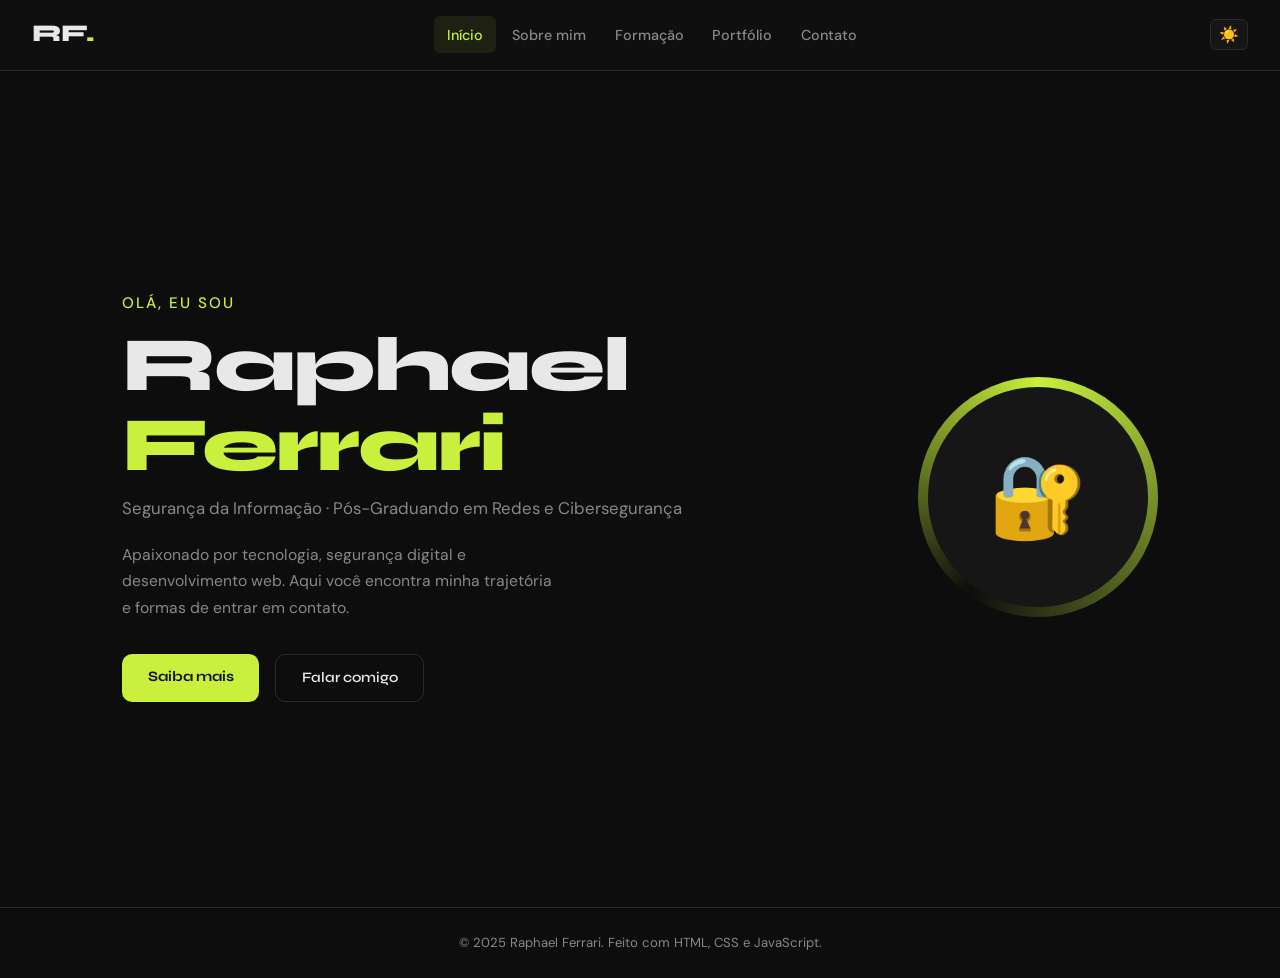
<file: index.html>
<!DOCTYPE html>
<html lang="pt-BR">
<head>
  <meta charset="UTF-8" />
  <meta name="viewport" content="width=device-width, initial-scale=1.0" />
  <title>Raphael Ferrari | Portfólio</title>
  <link rel="preconnect" href="https://fonts.googleapis.com" />
  <link href="https://fonts.googleapis.com/css2?family=Syne:wght@400;600;700;800&family=DM+Sans:wght@300;400;500&display=swap" rel="stylesheet" />
  <!-- Arquivo de estilos principal -->
  <link rel="stylesheet" href="css/style.css" />
</head>
<body class="dark">

  <!-- ===== CABEÇALHO / MENU DE NAVEGAÇÃO ===== -->
  <header class="navbar">
    <div class="nav-brand">RF<span class="dot">.</span></div>

    <!-- Botão hamburguer exibido em telas menores (mobile) -->
    <button class="hamburger" id="hamburger" aria-label="Abrir menu">
      <span></span><span></span><span></span>
    </button>

    <!-- Links de navegação entre as páginas -->
    <nav class="nav-links" id="navLinks">
      <a href="index.html" class="active">Início</a>
      <a href="sobre.html">Sobre mim</a>
      <a href="formacao.html">Formação</a>
      <a href="portfolio.html">Portfólio</a>
      <a href="contato.html">Contato</a>
    </nav>

    <!-- Botão para alternar entre tema claro e escuro -->
    <button class="theme-toggle" id="themeToggle" aria-label="Alternar tema">
      <span id="themeIcon">☀️</span>
    </button>
  </header>

  <!-- ===== SEÇÃO HERO (APRESENTAÇÃO PRINCIPAL) ===== -->
  <main class="hero">
    <div class="hero-content">
      <p class="hero-greeting">Olá, eu sou</p>
      <h1 class="hero-name">Raphael <span class="accent">Ferrari</span></h1>
      <p class="hero-role">Segurança da Informação · Pós-Graduando em Redes e Cibersegurança</p>
      <p class="hero-desc">
        Apaixonado por tecnologia, segurança digital e desenvolvimento web.
        Aqui você encontra minha trajetória e formas de entrar em contato.
      </p>

      <!-- Botões de ação da página inicial -->
      <div class="hero-actions">
        <a href="sobre.html" class="btn-primary">Saiba mais</a>
        <a href="contato.html" class="btn-secondary">Falar comigo</a>
      </div>
    </div>

    <!-- Elemento visual decorativo animado -->
    <div class="hero-visual" aria-hidden="true">
      <div class="avatar-ring">
        <div class="avatar-inner">
          <span>🔐</span>
        </div>
      </div>
    </div>
  </main>

  <!-- ===== RODAPÉ ===== -->
  <footer class="footer">
    <p>© 2025 Raphael Ferrari. Feito com HTML, CSS e JavaScript.</p>
  </footer>

  <!-- Script principal: controla menu mobile e alternância de tema -->
  <script src="js/main.js"></script>
</body>
</html>
</file>
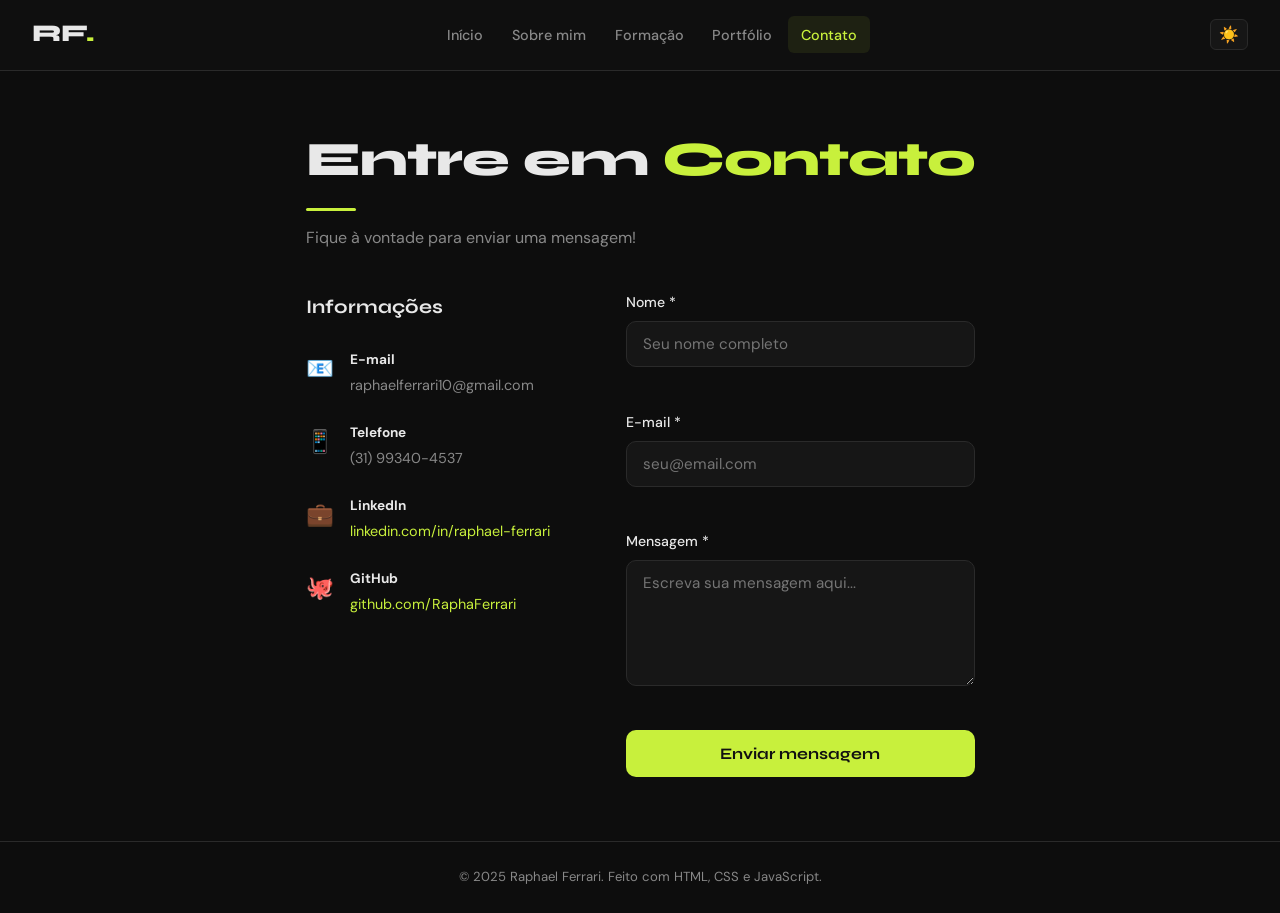
<file: contato.html>
<!DOCTYPE html>
<html lang="pt-BR">
<head>
  <meta charset="UTF-8" />
  <meta name="viewport" content="width=device-width, initial-scale=1.0" />
  <title>Contato | Raphael Ferrari</title>
  <link rel="preconnect" href="https://fonts.googleapis.com" />
  <link href="https://fonts.googleapis.com/css2?family=Syne:wght@400;600;700;800&family=DM+Sans:wght@300;400;500&display=swap" rel="stylesheet" />
  <link rel="stylesheet" href="css/style.css" />
</head>
<body class="dark">

  <!-- ===== MENU DE NAVEGAÇÃO ===== -->
  <header class="navbar">
    <div class="nav-brand">RF<span class="dot">.</span></div>

    <button class="hamburger" id="hamburger" aria-label="Abrir menu">
      <span></span><span></span><span></span>
    </button>

    <nav class="nav-links" id="navLinks">
      <a href="index.html">Início</a>
      <a href="sobre.html">Sobre mim</a>
      <a href="formacao.html">Formação</a>
      <a href="portfolio.html">Portfólio</a>
      <a href="contato.html" class="active">Contato</a>
    </nav>

    <button class="theme-toggle" id="themeToggle" aria-label="Alternar tema">
      <span id="themeIcon">☀️</span>
    </button>
  </header>

  <!-- ===== CONTEÚDO PRINCIPAL ===== -->
  <main class="page-content">

    <section class="section-header">
      <h2 class="section-title">Entre em <span class="accent">Contato</span></h2>
      <div class="section-line"></div>
      <p class="section-desc">Fique à vontade para enviar uma mensagem!</p>
    </section>

    <div class="contact-wrapper">

      <!-- Bloco de informações de contato -->
      <div class="contact-info">
        <h3>Informações</h3>

        <div class="contact-item">
          <span class="contact-icon">📧</span>
          <div>
            <strong>E-mail</strong>
            <p>raphaelferrari10@gmail.com</p>
          </div>
        </div>

        <div class="contact-item">
          <span class="contact-icon">📱</span>
          <div>
            <strong>Telefone</strong>
            <p>(31) 99340-4537</p>
          </div>
        </div>

        <!-- Link externo para o perfil do LinkedIn -->
        <div class="contact-item">
          <span class="contact-icon">💼</span>
          <div>
            <strong>LinkedIn</strong>
            <p>
              <a href="https://www.linkedin.com/in/raphael-ferrari-16b919199/" target="_blank" rel="noopener">
                linkedin.com/in/raphael-ferrari
              </a>
            </p>
          </div>
        </div>

        <!-- Link externo para o perfil do GitHub -->
        <div class="contact-item">
          <span class="contact-icon">🐙</span>
          <div>
            <strong>GitHub</strong>
            <p>
              <a href="https://github.com/RaphaFerrari" target="_blank" rel="noopener">
                github.com/RaphaFerrari
              </a>
            </p>
          </div>
        </div>
      </div>

      <!-- Formulário de contato com validação JavaScript -->
      <div class="contact-form-wrapper">
        <form id="contactForm" novalidate>

          <!-- Campo: Nome completo -->
          <div class="form-group">
            <label for="nome">Nome *</label>
            <input
              type="text"
              id="nome"
              name="nome"
              placeholder="Seu nome completo"
              autocomplete="name"
            />
            <!-- Mensagem de erro exibida via JavaScript se inválido -->
            <span class="error-msg" id="erroNome"></span>
          </div>

          <!-- Campo: Endereço de e-mail -->
          <div class="form-group">
            <label for="email">E-mail *</label>
            <input
              type="email"
              id="email"
              name="email"
              placeholder="seu@email.com"
              autocomplete="email"
            />
            <span class="error-msg" id="erroEmail"></span>
          </div>

          <!-- Campo: Mensagem de texto livre -->
          <div class="form-group">
            <label for="mensagem">Mensagem *</label>
            <textarea
              id="mensagem"
              name="mensagem"
              rows="5"
              placeholder="Escreva sua mensagem aqui..."
            ></textarea>
            <span class="error-msg" id="erroMensagem"></span>
          </div>

          <button type="submit" class="btn-primary btn-full">Enviar mensagem</button>

        </form>

        <!-- Modal exibido após envio bem-sucedido do formulário -->
        <div id="modalSucesso" class="modal hidden">
          <div class="modal-box">
            <span class="modal-icon">✅</span>
            <h3>Mensagem enviada!</h3>
            <p>Obrigado pelo contato. Responderei em breve.</p>
            <button class="btn-primary" id="fecharModal">Fechar</button>
          </div>
        </div>

      </div>
    </div>

  </main>

  <footer class="footer">
    <p>© 2025 Raphael Ferrari. Feito com HTML, CSS e JavaScript.</p>
  </footer>

  <!-- Script principal (menu e tema) -->
  <script src="js/main.js"></script>
  <!-- Script específico da validação e envio do formulário -->
  <script src="js/contato.js"></script>
</body>
</html>
</file>
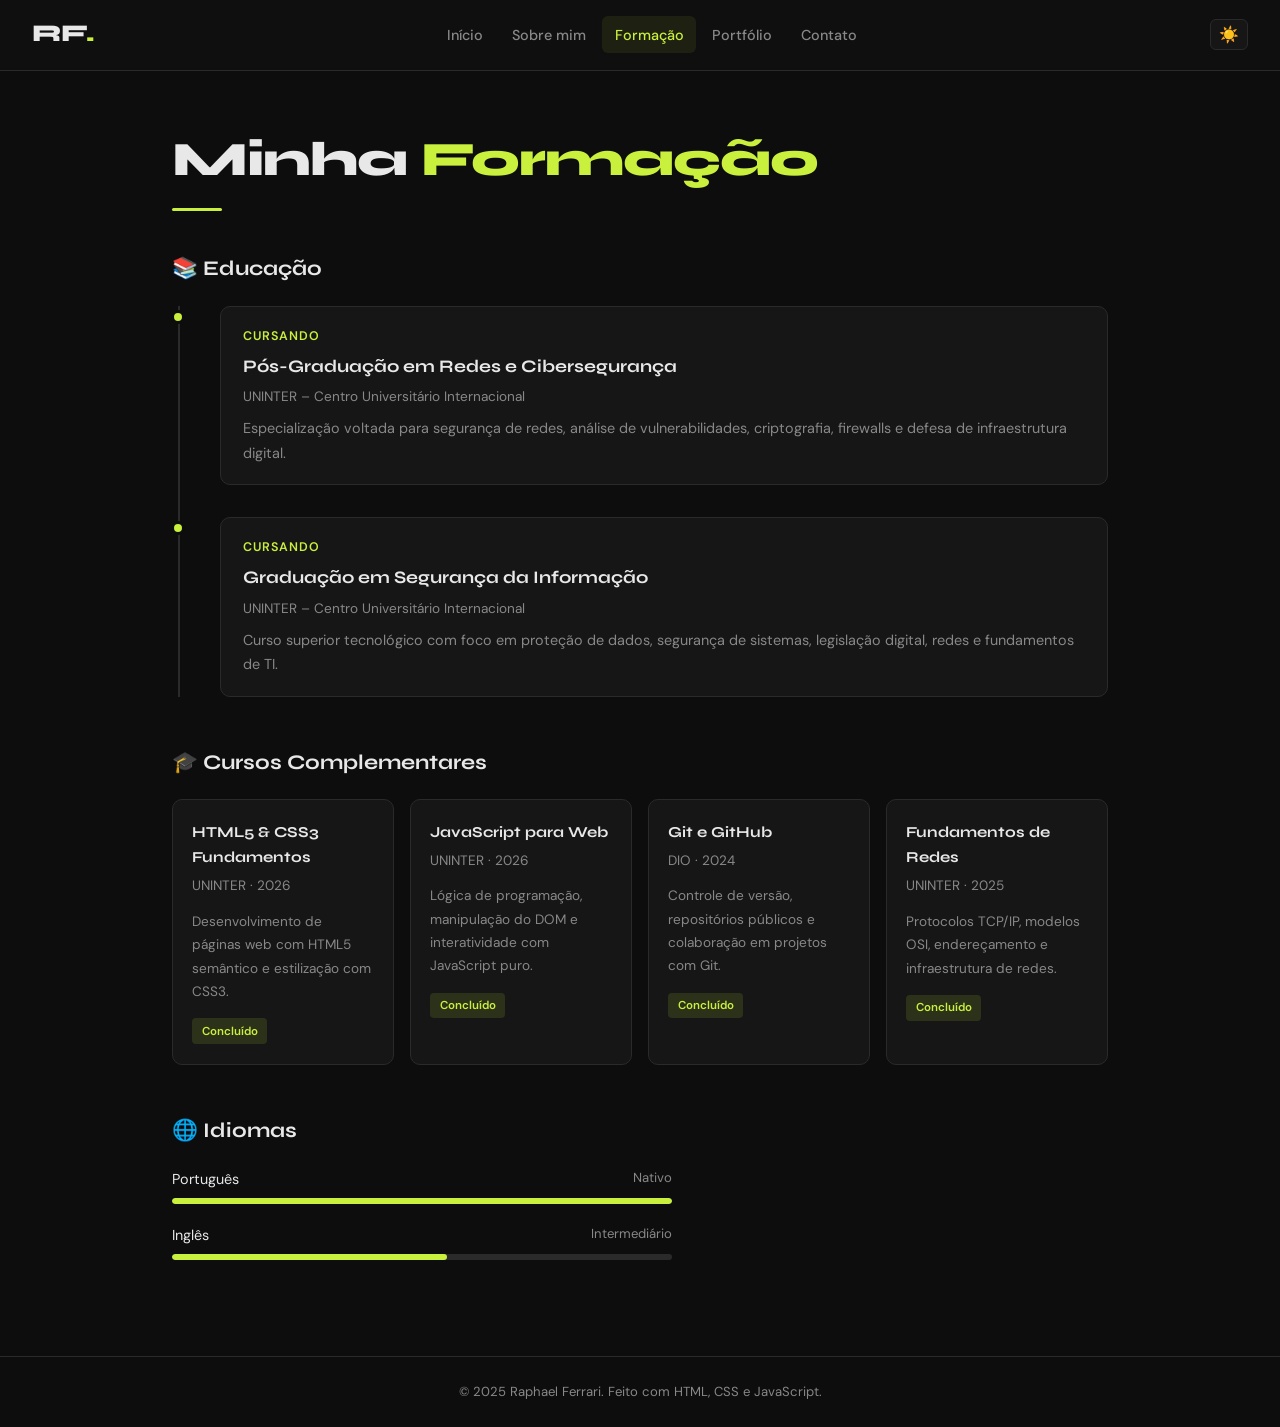
<file: formacao.html>
<!DOCTYPE html>
<html lang="pt-BR">
<head>
  <meta charset="UTF-8" />
  <meta name="viewport" content="width=device-width, initial-scale=1.0" />
  <title>Formação | Raphael Ferrari</title>
  <link rel="preconnect" href="https://fonts.googleapis.com" />
  <link href="https://fonts.googleapis.com/css2?family=Syne:wght@400;600;700;800&family=DM+Sans:wght@300;400;500&display=swap" rel="stylesheet" />
  <link rel="stylesheet" href="css/style.css" />
</head>
<body class="dark">

  <!-- ===== MENU DE NAVEGAÇÃO ===== -->
  <header class="navbar">
    <div class="nav-brand">RF<span class="dot">.</span></div>

    <button class="hamburger" id="hamburger" aria-label="Abrir menu">
      <span></span><span></span><span></span>
    </button>

    <nav class="nav-links" id="navLinks">
      <a href="index.html">Início</a>
      <a href="sobre.html">Sobre mim</a>
      <a href="formacao.html" class="active">Formação</a>
      <a href="portfolio.html">Portfólio</a>
      <a href="contato.html">Contato</a>
    </nav>

    <button class="theme-toggle" id="themeToggle" aria-label="Alternar tema">
      <span id="themeIcon">☀️</span>
    </button>
  </header>

  <!-- ===== CONTEÚDO PRINCIPAL ===== -->
  <main class="page-content">

    <section class="section-header">
      <h2 class="section-title">Minha <span class="accent">Formação</span></h2>
      <div class="section-line"></div>
    </section>

    <!-- Timeline de formação acadêmica -->
    <section class="timeline-section">
      <h3 class="sub-title">📚 Educação</h3>
      <div class="timeline">

        <!-- Item mais recente: pós-graduação -->
        <div class="timeline-item">
          <div class="timeline-dot"></div>
          <div class="timeline-content">
            <span class="timeline-date">Cursando</span>
            <h4>Pós-Graduação em Redes e Cibersegurança</h4>
            <p class="timeline-inst">UNINTER – Centro Universitário Internacional</p>
            <p>Especialização voltada para segurança de redes, análise de vulnerabilidades,
               criptografia, firewalls e defesa de infraestrutura digital.</p>
          </div>
        </div>

        <!-- Graduação em andamento -->
        <div class="timeline-item">
          <div class="timeline-dot"></div>
          <div class="timeline-content">
            <span class="timeline-date">Cursando</span>
            <h4>Graduação em Segurança da Informação</h4>
            <p class="timeline-inst">UNINTER – Centro Universitário Internacional</p>
            <p>Curso superior tecnológico com foco em proteção de dados, segurança de sistemas,
               legislação digital, redes e fundamentos de TI.</p>
          </div>
        </div>

      </div>
    </section>

    <!-- Cursos complementares realizados -->
    <section class="courses-section">
      <h3 class="sub-title">🎓 Cursos Complementares</h3>
      <div class="courses-grid">

        <div class="course-card">
          <h4>HTML5 &amp; CSS3 Fundamentos</h4>
          <p class="course-provider">UNINTER · 2026</p>
          <p>Desenvolvimento de páginas web com HTML5 semântico e estilização com CSS3.</p>
          <span class="course-badge">Concluído</span>
        </div>

        <div class="course-card">
          <h4>JavaScript para Web</h4>
          <p class="course-provider">UNINTER · 2026</p>
          <p>Lógica de programação, manipulação do DOM e interatividade com JavaScript puro.</p>
          <span class="course-badge">Concluído</span>
        </div>

        <div class="course-card">
          <h4>Git e GitHub</h4>
          <p class="course-provider">DIO · 2024</p>
          <p>Controle de versão, repositórios públicos e colaboração em projetos com Git.</p>
          <span class="course-badge">Concluído</span>
        </div>

        <div class="course-card">
          <h4>Fundamentos de Redes</h4>
          <p class="course-provider">UNINTER · 2025</p>
          <p>Protocolos TCP/IP, modelos OSI, endereçamento e infraestrutura de redes.</p>
          <span class="course-badge">Concluído</span>
        </div>

      </div>
    </section>

    <!-- Idiomas com barras de progresso visual -->
    <section class="languages-section">
      <h3 class="sub-title">🌐 Idiomas</h3>
      <div class="lang-grid">

        <div class="lang-item">
          <div class="lang-header">
            <span>Português</span>
            <span>Nativo</span>
          </div>
          <!-- Barra de progresso preenchida via CSS inline -->
          <div class="lang-bar">
            <div class="lang-fill" style="width: 100%"></div>
          </div>
        </div>

        <div class="lang-item">
          <div class="lang-header">
            <span>Inglês</span>
            <span>Intermediário</span>
          </div>
          <div class="lang-bar">
            <div class="lang-fill" style="width: 55%"></div>
          </div>
        </div>

      </div>
    </section>

  </main>

  <footer class="footer">
    <p>© 2025 Raphael Ferrari. Feito com HTML, CSS e JavaScript.</p>
  </footer>

  <script src="js/main.js"></script>
</body>
</html>
</file>
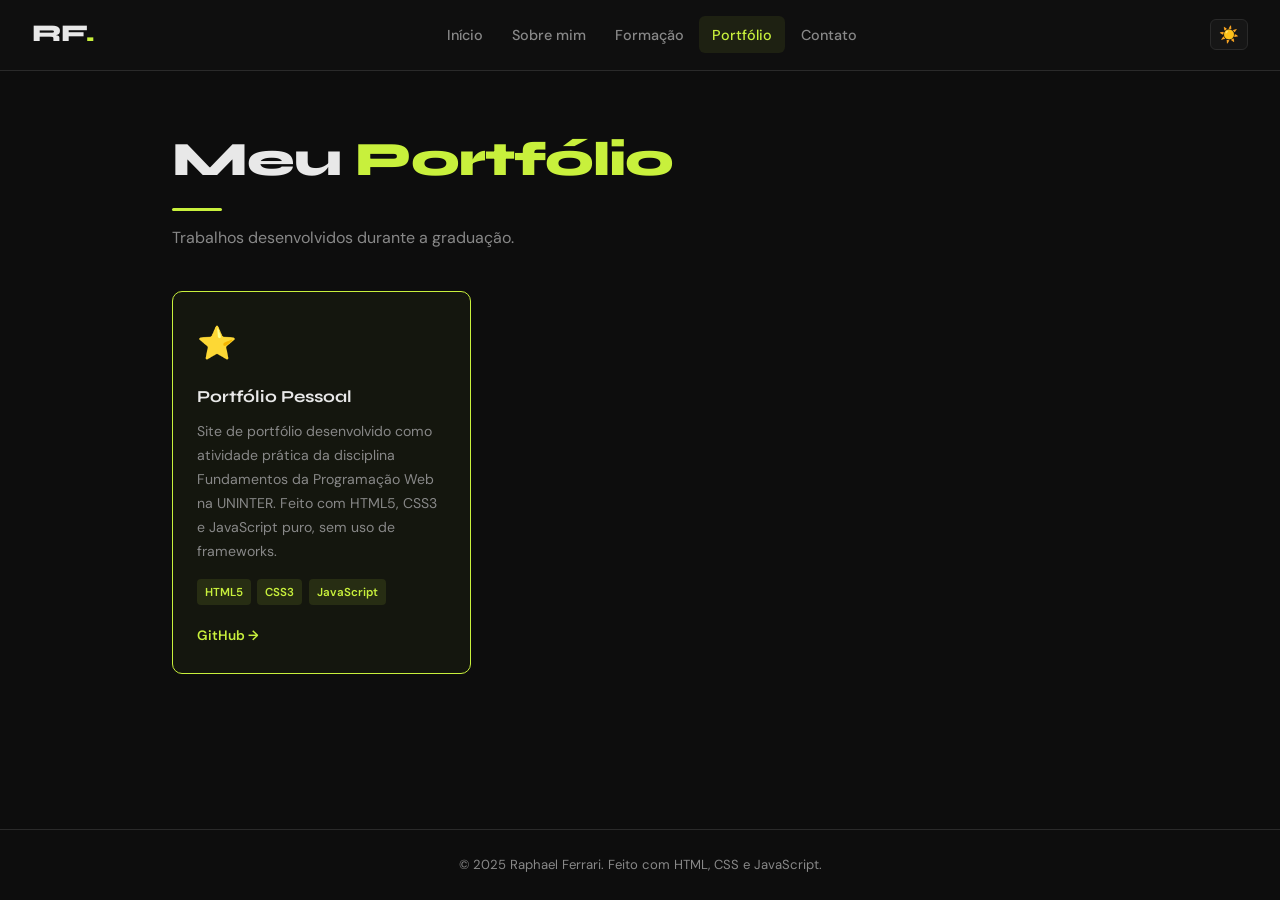
<file: portfolio.html>
<!DOCTYPE html>
<html lang="pt-BR">
<head>
  <meta charset="UTF-8" />
  <meta name="viewport" content="width=device-width, initial-scale=1.0" />
  <title>Portfólio | Raphael Ferrari</title>
  <link rel="preconnect" href="https://fonts.googleapis.com" />
  <link href="https://fonts.googleapis.com/css2?family=Syne:wght@400;600;700;800&family=DM+Sans:wght@300;400;500&display=swap" rel="stylesheet" />
  <link rel="stylesheet" href="css/style.css" />
</head>
<body class="dark">

  <!-- ===== MENU DE NAVEGAÇÃO ===== -->
  <header class="navbar">
    <div class="nav-brand">RF<span class="dot">.</span></div>

    <button class="hamburger" id="hamburger" aria-label="Abrir menu">
      <span></span><span></span><span></span>
    </button>

    <nav class="nav-links" id="navLinks">
      <a href="index.html">Início</a>
      <a href="sobre.html">Sobre mim</a>
      <a href="formacao.html">Formação</a>
      <a href="portfolio.html" class="active">Portfólio</a>
      <a href="contato.html">Contato</a>
    </nav>

    <button class="theme-toggle" id="themeToggle" aria-label="Alternar tema">
      <span id="themeIcon">☀️</span>
    </button>
  </header>

  <!-- ===== CONTEÚDO PRINCIPAL ===== -->
  <main class="page-content">

    <section class="section-header">
      <h2 class="section-title">Meu <span class="accent">Portfólio</span></h2>
      <div class="section-line"></div>
      <p class="section-desc">Trabalhos desenvolvidos durante a graduação.</p>
    </section>

    <!-- Grade de projetos -->
    <section class="projects-grid">

      <!-- Este portfólio é o único projeto real disponível no momento -->
      <article class="project-card featured">
        <div class="project-icon">⭐</div>
        <h4>Portfólio Pessoal</h4>
        <p>Site de portfólio desenvolvido como atividade prática da disciplina Fundamentos da Programação Web na UNINTER. Feito com HTML5, CSS3 e JavaScript puro, sem uso de frameworks.</p>
        <div class="project-tags">
          <span class="tag">HTML5</span>
          <span class="tag">CSS3</span>
          <span class="tag">JavaScript</span>
        </div>
        <div class="project-links">
          <!-- Link para o repositório no GitHub -->
          <a href="https://github.com/RaphaFerrari/portfolio-raphael-ferrari" target="_blank" rel="noopener" class="proj-link">GitHub →</a>
        </div>
      </article>

    </section>

  </main>

  <footer class="footer">
    <p>© 2025 Raphael Ferrari. Feito com HTML, CSS e JavaScript.</p>
  </footer>

  <script src="js/main.js"></script>
</body>
</html>
</file>
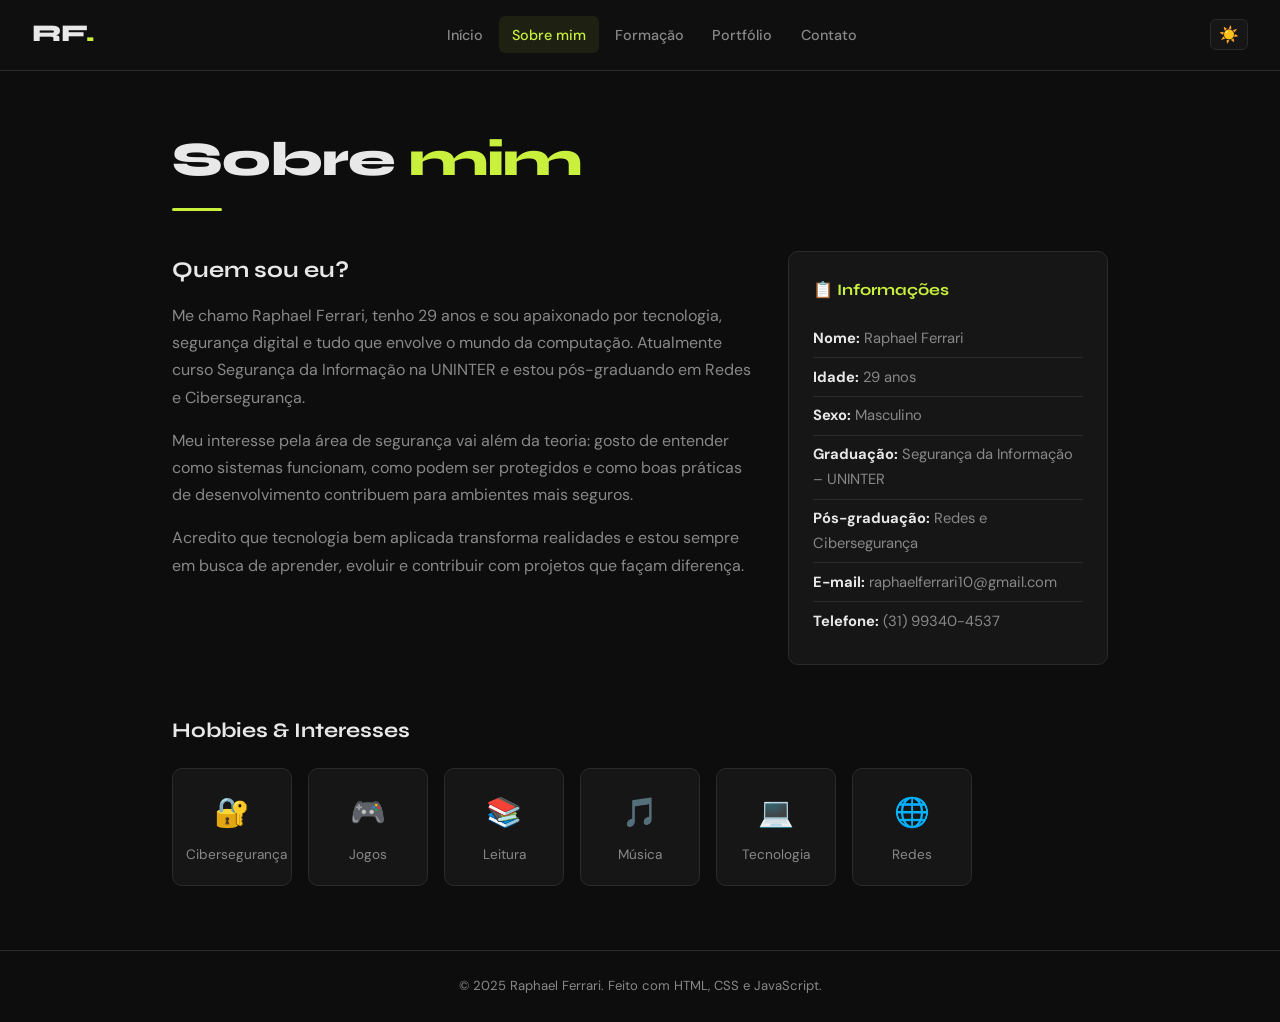
<file: sobre.html>
<!DOCTYPE html>
<html lang="pt-BR">
<head>
  <meta charset="UTF-8" />
  <meta name="viewport" content="width=device-width, initial-scale=1.0" />
  <title>Sobre mim | Raphael Ferrari</title>
  <link rel="preconnect" href="https://fonts.googleapis.com" />
  <link href="https://fonts.googleapis.com/css2?family=Syne:wght@400;600;700;800&family=DM+Sans:wght@300;400;500&display=swap" rel="stylesheet" />
  <link rel="stylesheet" href="css/style.css" />
</head>
<body class="dark">

  <!-- ===== MENU DE NAVEGAÇÃO ===== -->
  <header class="navbar">
    <div class="nav-brand">RF<span class="dot">.</span></div>

    <button class="hamburger" id="hamburger" aria-label="Abrir menu">
      <span></span><span></span><span></span>
    </button>

    <nav class="nav-links" id="navLinks">
      <a href="index.html">Início</a>
      <a href="sobre.html" class="active">Sobre mim</a>
      <a href="formacao.html">Formação</a>
      <a href="portfolio.html">Portfólio</a>
      <a href="contato.html">Contato</a>
    </nav>

    <button class="theme-toggle" id="themeToggle" aria-label="Alternar tema">
      <span id="themeIcon">☀️</span>
    </button>
  </header>

  <!-- ===== CONTEÚDO PRINCIPAL ===== -->
  <main class="page-content">

    <!-- Cabeçalho da seção -->
    <section class="section-header">
      <h2 class="section-title">Sobre <span class="accent">mim</span></h2>
      <div class="section-line"></div>
    </section>

    <!-- Grade com texto de apresentação e card de informações -->
    <section class="about-grid">

      <!-- Texto de apresentação pessoal -->
      <div class="about-text">
        <h3>Quem sou eu?</h3>
        <p>
          Me chamo Raphael Ferrari, tenho 29 anos e sou apaixonado por tecnologia,
          segurança digital e tudo que envolve o mundo da computação. Atualmente curso
          Segurança da Informação na UNINTER e estou pós-graduando em Redes e
          Cibersegurança.
        </p>
        <p>
          Meu interesse pela área de segurança vai além da teoria: gosto de entender
          como sistemas funcionam, como podem ser protegidos e como boas práticas de
          desenvolvimento contribuem para ambientes mais seguros.
        </p>
        <p>
          Acredito que tecnologia bem aplicada transforma realidades e estou sempre
          em busca de aprender, evoluir e contribuir com projetos que façam diferença.
        </p>
      </div>

      <!-- Card lateral com informações rápidas -->
      <div class="about-info">
        <div class="info-card">
          <h4>📋 Informações</h4>
          <ul class="info-list">
            <li><strong>Nome:</strong> Raphael Ferrari</li>
            <li><strong>Idade:</strong> 29 anos</li>
            <li><strong>Sexo:</strong> Masculino</li>
            <li><strong>Graduação:</strong> Segurança da Informação – UNINTER</li>
            <li><strong>Pós-graduação:</strong> Redes e Cibersegurança</li>
            <li><strong>E-mail:</strong> raphaelferrari10@gmail.com</li>
            <li><strong>Telefone:</strong> (31) 99340-4537</li>
          </ul>
        </div>
      </div>
    </section>

    <!-- Seção de hobbies e interesses pessoais -->
    <section class="hobbies-section">
      <h3 class="sub-title">Hobbies &amp; Interesses</h3>
      <div class="hobbies-grid">
        <div class="hobby-card">
          <span class="hobby-icon">🔐</span>
          <p>Cibersegurança</p>
        </div>
        <div class="hobby-card">
          <span class="hobby-icon">🎮</span>
          <p>Jogos</p>
        </div>
        <div class="hobby-card">
          <span class="hobby-icon">📚</span>
          <p>Leitura</p>
        </div>
        <div class="hobby-card">
          <span class="hobby-icon">🎵</span>
          <p>Música</p>
        </div>
        <div class="hobby-card">
          <span class="hobby-icon">💻</span>
          <p>Tecnologia</p>
        </div>
        <div class="hobby-card">
          <span class="hobby-icon">🌐</span>
          <p>Redes</p>
        </div>
      </div>
    </section>

  </main>

  <footer class="footer">
    <p>© 2025 Raphael Ferrari. Feito com HTML, CSS e JavaScript.</p>
  </footer>

  <script src="js/main.js"></script>
</body>
</html>
</file>
<file: css/style.css>
/* Variáveis de cor e tema */
:root {
  --bg:         #0d0d0d;
  --bg-card:    #161616;
  --bg-nav:     #111111ee;
  --border:     #2a2a2a;
  --text:       #e8e8e8;
  --text-muted: #888;
  --accent:     #c8f03c;
  --accent-dark:#9bbf20;
  --font-title: 'Syne', sans-serif;
  --font-body:  'DM Sans', sans-serif;
  --radius:     10px;
  --trans:      0.3s ease;
}

/* Tema claro */
body.light {
  --bg:         #f5f5f0;
  --bg-card:    #ffffff;
  --bg-nav:     #ffffffee;
  --border:     #e0e0e0;
  --text:       #1a1a1a;
  --text-muted: #666;
}

/* Reset básico */
*, *::before, *::after {
  box-sizing: border-box;
  margin: 0;
  padding: 0;
}

html { scroll-behavior: smooth; }

body {
  background: var(--bg);
  color: var(--text);
  font-family: var(--font-body);
  font-size: 1rem;
  line-height: 1.7;
  transition: background var(--trans), color var(--trans);
  min-height: 100vh;
  display: flex;
  flex-direction: column;
}

main { flex: 1; }

a { color: var(--accent); text-decoration: none; }
a:hover { text-decoration: underline; }
ul { list-style: none; }

/* ---- NAVBAR ---- */
.navbar {
  position: sticky;
  top: 0;
  z-index: 100;
  background: var(--bg-nav);
  backdrop-filter: blur(12px);
  border-bottom: 1px solid var(--border);
  display: flex;
  align-items: center;
  justify-content: space-between;
  padding: 0.9rem 2rem;
  gap: 1rem;
}

.nav-brand {
  font-family: var(--font-title);
  font-size: 1.5rem;
  font-weight: 800;
  color: var(--text);
  letter-spacing: -1px;
  flex-shrink: 0;
}

.nav-brand .dot { color: var(--accent); }

.nav-links { display: flex; gap: 0.2rem; }

.nav-links a {
  color: var(--text-muted);
  font-size: 0.9rem;
  font-weight: 500;
  padding: 0.4rem 0.8rem;
  border-radius: 6px;
  transition: color var(--trans), background var(--trans);
}

.nav-links a:hover,
.nav-links a.active {
  color: var(--accent);
  background: rgba(200, 240, 60, 0.08);
  text-decoration: none;
}

.hamburger {
  display: none;
  flex-direction: column;
  gap: 5px;
  background: none;
  border: none;
  cursor: pointer;
  padding: 4px;
}

.hamburger span {
  display: block;
  width: 22px;
  height: 2px;
  background: var(--text);
  border-radius: 2px;
  transition: var(--trans);
}

.theme-toggle {
  background: var(--bg-card);
  border: 1px solid var(--border);
  border-radius: 6px;
  padding: 0.3rem 0.5rem;
  cursor: pointer;
  font-size: 1rem;
  flex-shrink: 0;
  transition: background var(--trans);
}

.theme-toggle:hover { background: var(--border); }

/* ---- BOTÕES ---- */
.btn-primary {
  display: inline-block;
  background: var(--accent);
  color: #111;
  font-family: var(--font-title);
  font-weight: 700;
  font-size: 0.9rem;
  padding: 0.7rem 1.6rem;
  border-radius: var(--radius);
  border: none;
  cursor: pointer;
  transition: background var(--trans), transform 0.15s;
  text-decoration: none;
}

.btn-primary:hover {
  background: var(--accent-dark);
  transform: translateY(-2px);
  text-decoration: none;
}

.btn-secondary {
  display: inline-block;
  background: transparent;
  color: var(--text);
  font-family: var(--font-title);
  font-weight: 600;
  font-size: 0.9rem;
  padding: 0.7rem 1.6rem;
  border-radius: var(--radius);
  border: 1px solid var(--border);
  cursor: pointer;
  transition: border-color var(--trans), color var(--trans);
  text-decoration: none;
}

.btn-secondary:hover {
  border-color: var(--accent);
  color: var(--accent);
  text-decoration: none;
}

.btn-full { width: 100%; text-align: center; font-size: 1rem; padding: 0.9rem; }

/* ---- HERO ---- */
.hero {
  display: flex;
  align-items: center;
  justify-content: space-between;
  gap: 3rem;
  padding: 5rem 2rem 4rem;
  max-width: 1100px;
  margin: 0 auto;
  min-height: calc(100vh - 64px);
}

.hero-greeting {
  color: var(--accent);
  font-size: 0.95rem;
  font-weight: 500;
  letter-spacing: 2px;
  text-transform: uppercase;
  margin-bottom: 0.5rem;
}

.hero-name {
  font-family: var(--font-title);
  font-size: clamp(2.8rem, 6vw, 5rem);
  font-weight: 800;
  line-height: 1.05;
  letter-spacing: -2px;
  margin-bottom: 0.5rem;
}

.hero-name .accent { color: var(--accent); }

.hero-role {
  font-size: 1.05rem;
  color: var(--text-muted);
  margin-bottom: 1.2rem;
}

.hero-desc {
  color: var(--text-muted);
  font-size: 0.98rem;
  margin-bottom: 2rem;
  max-width: 440px;
}

.hero-actions { display: flex; gap: 1rem; flex-wrap: wrap; }

.hero-visual { flex-shrink: 0; }

.avatar-ring {
  width: 240px;
  height: 240px;
  border-radius: 50%;
  background: conic-gradient(var(--accent), transparent 60%, var(--accent));
  display: flex;
  align-items: center;
  justify-content: center;
  animation: spin 10s linear infinite;
}

.avatar-inner {
  width: 220px;
  height: 220px;
  border-radius: 50%;
  background: var(--bg-card);
  display: flex;
  align-items: center;
  justify-content: center;
  font-size: 5rem;
}

@keyframes spin {
  from { transform: rotate(0deg); }
  to   { transform: rotate(360deg); }
}

/* ---- PÁGINAS INTERNAS ---- */
.page-content {
  max-width: 1000px;
  margin: 0 auto;
  padding: 3rem 2rem 4rem;
}

.section-header { margin-bottom: 2.5rem; }

.section-title {
  font-family: var(--font-title);
  font-size: clamp(2rem, 4vw, 3rem);
  font-weight: 800;
  letter-spacing: -1px;
  margin-bottom: 0.5rem;
}

.section-title .accent { color: var(--accent); }

.section-line {
  width: 50px;
  height: 3px;
  background: var(--accent);
  border-radius: 2px;
  margin-bottom: 0.8rem;
}

.section-desc { color: var(--text-muted); }

.sub-title {
  font-family: var(--font-title);
  font-size: 1.3rem;
  font-weight: 700;
  margin-bottom: 1.2rem;
}

/* ---- SOBRE MIM ---- */
.about-grid {
  display: grid;
  grid-template-columns: 1fr 320px;
  gap: 2rem;
  margin-bottom: 3rem;
}

.about-text h3 {
  font-family: var(--font-title);
  font-size: 1.4rem;
  margin-bottom: 0.8rem;
}

.about-text p {
  color: var(--text-muted);
  margin-bottom: 1rem;
}

.info-card {
  background: var(--bg-card);
  border: 1px solid var(--border);
  border-radius: var(--radius);
  padding: 1.5rem;
}

.info-card h4 {
  font-family: var(--font-title);
  margin-bottom: 1rem;
  color: var(--accent);
}

.info-list li {
  padding: 0.4rem 0;
  border-bottom: 1px solid var(--border);
  font-size: 0.92rem;
  color: var(--text-muted);
}

.info-list li:last-child { border-bottom: none; }
.info-list strong { color: var(--text); }

.hobbies-section { margin-top: 2rem; }

.hobbies-grid {
  display: grid;
  grid-template-columns: repeat(auto-fill, minmax(120px, 1fr));
  gap: 1rem;
}

.hobby-card {
  background: var(--bg-card);
  border: 1px solid var(--border);
  border-radius: var(--radius);
  padding: 1.2rem 0.8rem;
  text-align: center;
  transition: border-color var(--trans), transform 0.15s;
  cursor: default;
}

.hobby-card:hover {
  border-color: var(--accent);
  transform: translateY(-3px);
}

.hobby-icon { font-size: 1.8rem; display: block; margin-bottom: 0.4rem; }
.hobby-card p { font-size: 0.85rem; color: var(--text-muted); }

/* ---- FORMAÇÃO ---- */
.timeline-section { margin-bottom: 3rem; }

.timeline {
  position: relative;
  padding-left: 1.5rem;
}

.timeline::before {
  content: '';
  position: absolute;
  left: 6px;
  top: 0;
  bottom: 0;
  width: 2px;
  background: var(--border);
}

.timeline-item {
  position: relative;
  margin-bottom: 2rem;
  padding-left: 1.5rem;
}

.timeline-dot {
  position: absolute;
  left: -1.55rem;
  top: 4px;
  width: 14px;
  height: 14px;
  border-radius: 50%;
  background: var(--accent);
  border: 3px solid var(--bg);
}

.timeline-content {
  background: var(--bg-card);
  border: 1px solid var(--border);
  border-radius: var(--radius);
  padding: 1.2rem 1.4rem;
}

.timeline-date {
  font-size: 0.78rem;
  color: var(--accent);
  font-weight: 600;
  letter-spacing: 1px;
  text-transform: uppercase;
  display: block;
  margin-bottom: 0.3rem;
}

.timeline-content h4 {
  font-family: var(--font-title);
  font-size: 1.1rem;
  margin-bottom: 0.2rem;
}

.timeline-inst {
  font-size: 0.85rem;
  color: var(--text-muted);
  margin-bottom: 0.5rem;
}

.timeline-content p:last-child {
  color: var(--text-muted);
  font-size: 0.9rem;
}

.courses-section { margin-bottom: 3rem; }

.courses-grid {
  display: grid;
  grid-template-columns: repeat(auto-fill, minmax(220px, 1fr));
  gap: 1rem;
}

.course-card {
  background: var(--bg-card);
  border: 1px solid var(--border);
  border-radius: var(--radius);
  padding: 1.2rem;
  transition: border-color var(--trans);
}

.course-card:hover { border-color: var(--accent); }

.course-card h4 {
  font-family: var(--font-title);
  font-size: 0.95rem;
  margin-bottom: 0.2rem;
}

.course-provider {
  font-size: 0.78rem;
  color: var(--accent);
  margin-bottom: 0.5rem;
}

.course-card p {
  font-size: 0.85rem;
  color: var(--text-muted);
  margin-bottom: 0.8rem;
}

.course-badge {
  display: inline-block;
  background: rgba(200, 240, 60, 0.12);
  color: var(--accent);
  font-size: 0.72rem;
  font-weight: 600;
  padding: 0.2rem 0.6rem;
  border-radius: 4px;
}

.languages-section { margin-bottom: 2rem; }

.lang-grid {
  display: flex;
  flex-direction: column;
  gap: 1.2rem;
  max-width: 500px;
}

.lang-header {
  display: flex;
  justify-content: space-between;
  font-size: 0.9rem;
  margin-bottom: 0.4rem;
}

.lang-header span:last-child { color: var(--text-muted); font-size: 0.82rem; }

.lang-bar {
  background: var(--border);
  border-radius: 4px;
  height: 6px;
  overflow: hidden;
}

.lang-fill {
  height: 100%;
  background: var(--accent);
  border-radius: 4px;
}

/* ---- CONTATO ---- */
.contact-wrapper {
  display: grid;
  grid-template-columns: 280px 1fr;
  gap: 2.5rem;
  align-items: start;
}

.contact-info h3 {
  font-family: var(--font-title);
  font-size: 1.2rem;
  margin-bottom: 1.5rem;
}

.contact-item {
  display: flex;
  gap: 1rem;
  margin-bottom: 1.5rem;
  align-items: flex-start;
}

.contact-icon { font-size: 1.4rem; flex-shrink: 0; margin-top: 2px; }
.contact-item strong { display: block; font-size: 0.85rem; margin-bottom: 0.1rem; }
.contact-item p { color: var(--text-muted); font-size: 0.9rem; }

.form-group {
  margin-bottom: 1.3rem;
  display: flex;
  flex-direction: column;
  gap: 0.4rem;
}

.form-group label { font-size: 0.88rem; font-weight: 500; }

.form-group input,
.form-group textarea {
  background: var(--bg-card);
  border: 1px solid var(--border);
  border-radius: var(--radius);
  color: var(--text);
  font-family: var(--font-body);
  font-size: 0.95rem;
  padding: 0.75rem 1rem;
  transition: border-color var(--trans);
  resize: vertical;
  width: 100%;
}

.form-group input:focus,
.form-group textarea:focus {
  outline: none;
  border-color: var(--accent);
}

.error-msg { font-size: 0.78rem; color: #ff6b6b; min-height: 1rem; }
.input-error { border-color: #ff6b6b !important; }

/* ---- MODAL ---- */
.modal {
  position: fixed;
  inset: 0;
  background: rgba(0, 0, 0, 0.7);
  display: flex;
  align-items: center;
  justify-content: center;
  z-index: 200;
}

.modal.hidden { display: none; }

.modal-box {
  background: var(--bg-card);
  border: 1px solid var(--accent);
  border-radius: calc(var(--radius) * 1.5);
  padding: 2.5rem;
  text-align: center;
  max-width: 360px;
  width: 90%;
  animation: popIn 0.3s ease;
}

@keyframes popIn {
  from { transform: scale(0.85); opacity: 0; }
  to   { transform: scale(1);    opacity: 1; }
}

.modal-icon { font-size: 3rem; display: block; margin-bottom: 1rem; }

.modal-box h3 {
  font-family: var(--font-title);
  font-size: 1.4rem;
  margin-bottom: 0.5rem;
}

.modal-box p { color: var(--text-muted); font-size: 0.95rem; margin-bottom: 1.5rem; }

/* ---- RODAPÉ ---- */
.footer {
  border-top: 1px solid var(--border);
  text-align: center;
  padding: 1.5rem 2rem;
  font-size: 0.82rem;
  color: var(--text-muted);
}

/* ---- RESPONSIVO ---- */
@media (max-width: 768px) {
  .hamburger { display: flex; }

  .nav-links {
    display: none;
    position: absolute;
    top: 64px;
    left: 0;
    right: 0;
    background: var(--bg-nav);
    flex-direction: column;
    padding: 1rem 2rem;
    border-bottom: 1px solid var(--border);
  }

  .nav-links.open { display: flex; }

  .hero {
    flex-direction: column;
    text-align: center;
    padding: 3rem 1.5rem;
    min-height: auto;
    gap: 2rem;
  }

  .hero-actions { justify-content: center; }
  .hero-desc { max-width: 100%; }

  .avatar-ring { width: 160px; height: 160px; }
  .avatar-inner { width: 146px; height: 146px; font-size: 3.5rem; }

  .about-grid { grid-template-columns: 1fr; }
  .contact-wrapper { grid-template-columns: 1fr; }
}

/* ---- PORTFÓLIO ---- */
.projects-grid {
  display: grid;
  grid-template-columns: repeat(auto-fill, minmax(280px, 1fr));
  gap: 1.2rem;
}

.project-card {
  background: var(--bg-card);
  border: 1px solid var(--border);
  border-radius: var(--radius);
  padding: 1.5rem;
  transition: border-color var(--trans), transform 0.15s;
  display: flex;
  flex-direction: column;
}

.project-card:hover {
  border-color: var(--accent);
  transform: translateY(-4px);
}

.project-card.featured {
  border-color: var(--accent);
  background: rgba(200, 240, 60, 0.04);
}

.project-icon { font-size: 2rem; margin-bottom: 0.8rem; }

.project-card h4 {
  font-family: var(--font-title);
  font-size: 1.05rem;
  margin-bottom: 0.5rem;
}

.project-card p {
  font-size: 0.88rem;
  color: var(--text-muted);
  flex: 1;
  margin-bottom: 1rem;
}

.project-tags {
  display: flex;
  flex-wrap: wrap;
  gap: 0.4rem;
  margin-bottom: 1rem;
}

.tag {
  background: rgba(200, 240, 60, 0.1);
  color: var(--accent);
  font-size: 0.72rem;
  font-weight: 600;
  padding: 0.2rem 0.5rem;
  border-radius: 4px;
}

.proj-link {
  font-size: 0.85rem;
  font-weight: 600;
  color: var(--accent);
}

.proj-link:hover { opacity: 0.7; text-decoration: none; }
</file>
